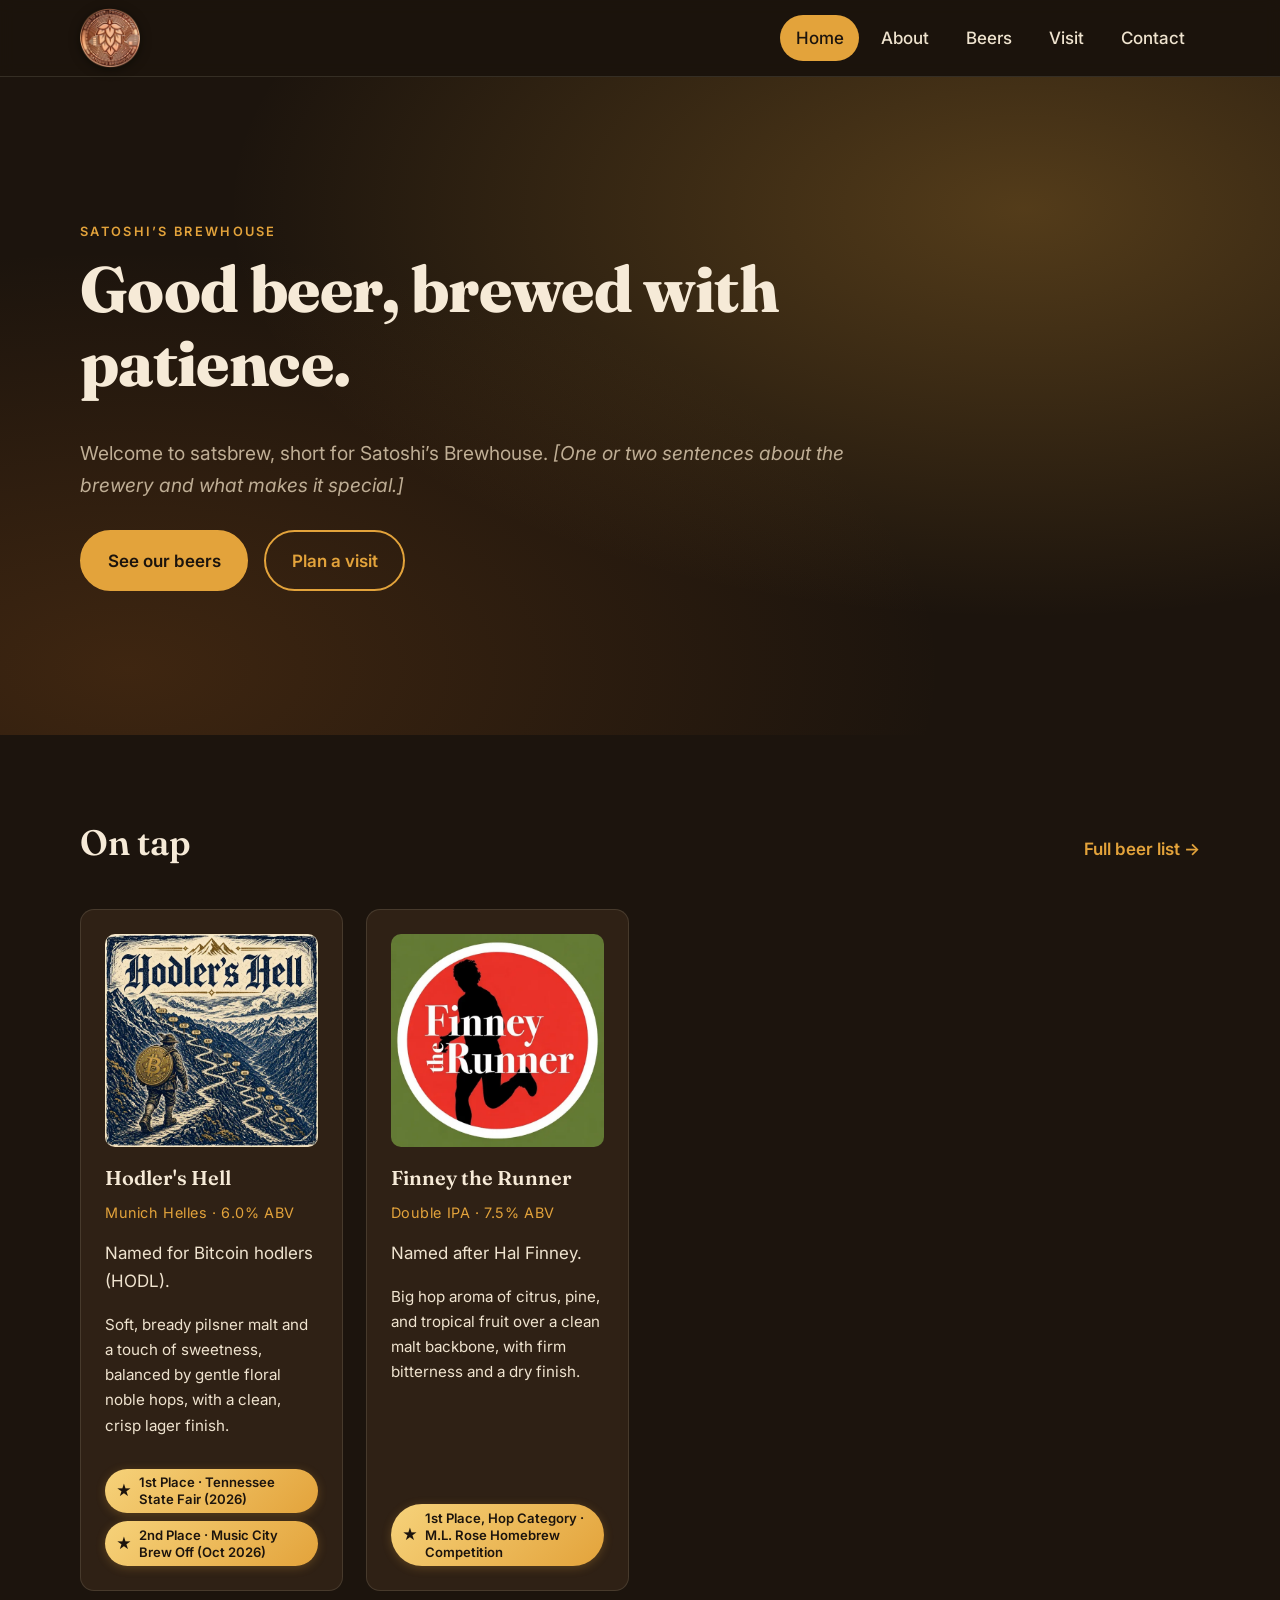
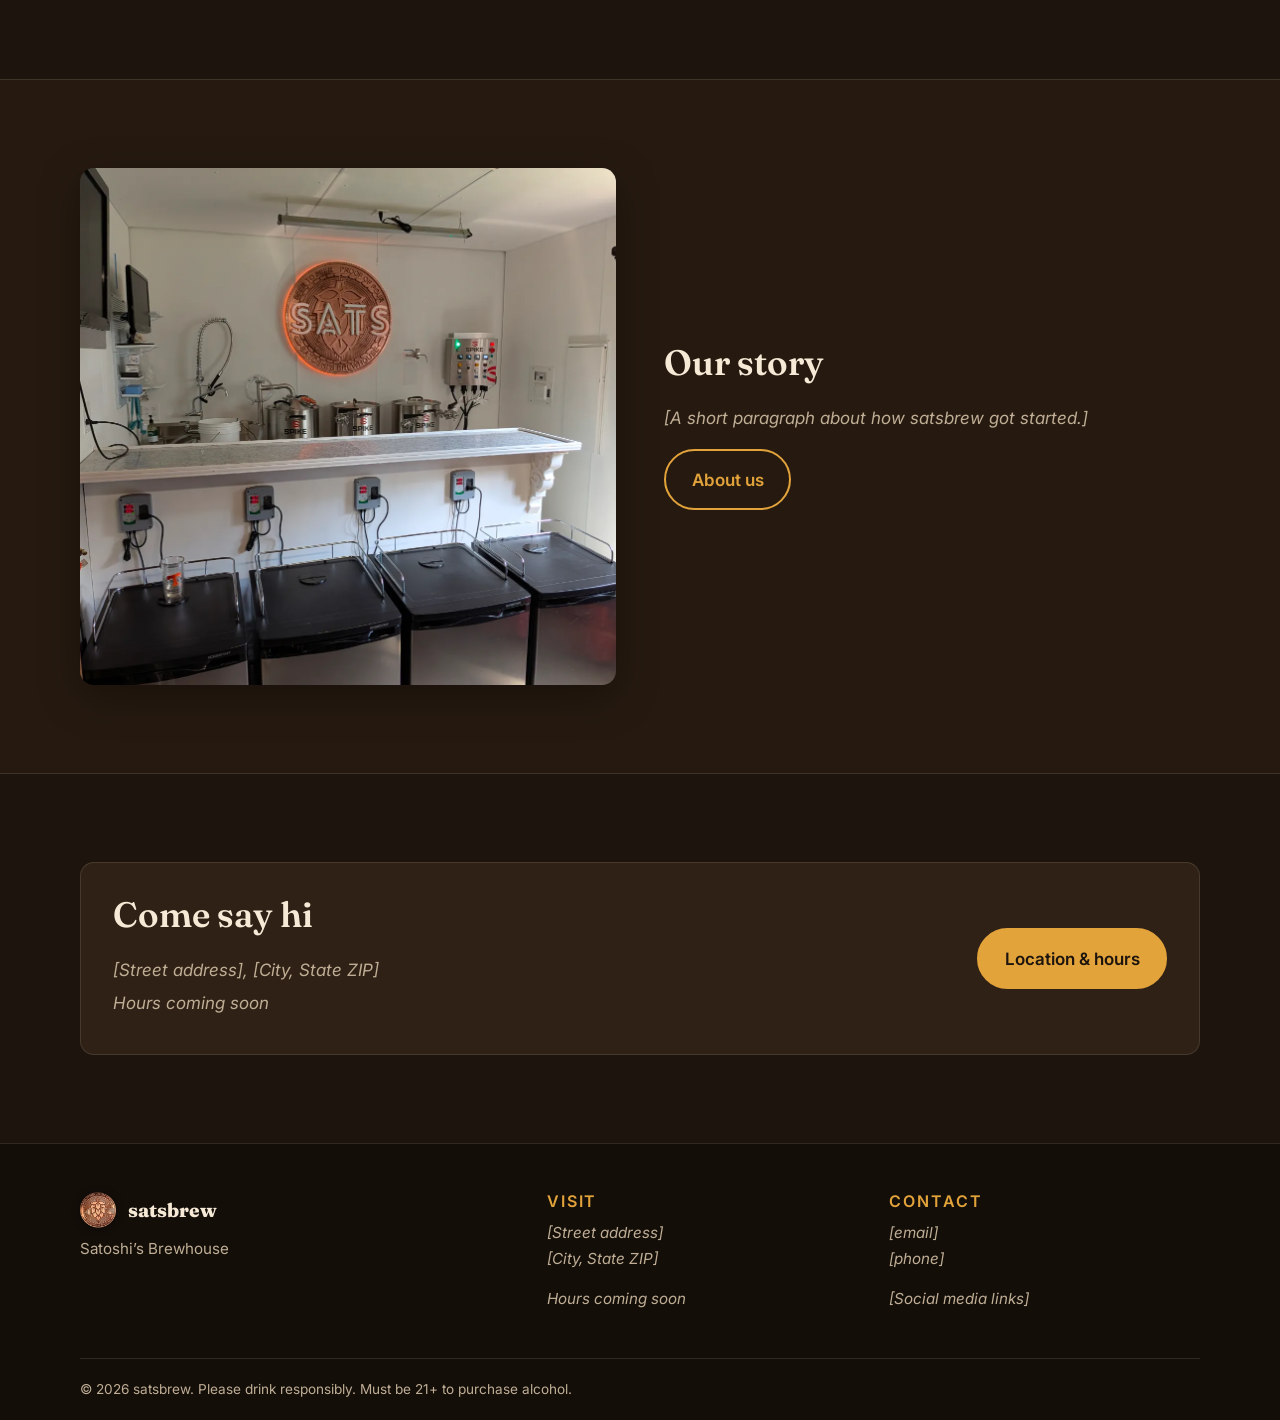
<file: index.html>
<!DOCTYPE html>
<html lang="en">
<head>
  <meta charset="utf-8">
  <meta name="viewport" content="width=device-width, initial-scale=1">
  <title>satsbrew | Satoshi's Brewhouse</title>
  <meta name="description" content="satsbrew (Satoshi's Brewhouse) is home to award-winning Hodler's Hell Munich Helles and Finney the Runner Double IPA.">
  <link rel="canonical" href="https://satsbrew.com/">
  <meta property="og:type" content="website">
  <meta property="og:site_name" content="satsbrew">
  <meta property="og:title" content="satsbrew | Satoshi's Brewhouse">
  <meta property="og:description" content="satsbrew (Satoshi's Brewhouse) is home to award-winning Hodler's Hell Munich Helles and Finney the Runner Double IPA.">
  <meta property="og:url" content="https://satsbrew.com/">
  <meta name="twitter:card" content="summary_large_image">
  <meta name="theme-color" content="#1c140d">
  <meta property="og:image" content="https://satsbrew.com/images/og-image.jpg">
  <meta property="og:image:width" content="1200">
  <meta property="og:image:height" content="630">
  <meta property="og:image:alt" content="The satsbrew coin logo">
  <link rel="icon" href="/favicon-32.png" type="image/png" sizes="32x32">
  <link rel="icon" href="/favicon-192.png" type="image/png" sizes="192x192">
  <link rel="apple-touch-icon" href="/apple-touch-icon.png">
  <link rel="preconnect" href="https://fonts.googleapis.com">
  <link rel="preconnect" href="https://fonts.gstatic.com" crossorigin>
  <link href="https://fonts.googleapis.com/css2?family=Fraunces:opsz,wght@9..144,600;9..144,800&family=Inter:wght@400;500;600&display=swap" rel="stylesheet">
  <link rel="stylesheet" href="/styles.css">
</head>
<body>
  <a class="skip" href="#main">Skip to content</a>
  <header class="site-header">
    <div class="wrap header-inner">
      <a class="brand brand-logo" href="/">
        <picture>
          <source type="image/webp" srcset="/images/sats-brew-logo.webp 1x, /images/sats-brew-logo@2x.webp 2x">
          <img src="/images/sats-brew-logo.png" srcset="/images/sats-brew-logo.png 1x, /images/sats-brew-logo@2x.png 2x" width="60" height="60" alt="satsbrew">
        </picture>
      </a>
      <button class="nav-toggle" aria-expanded="false" aria-controls="site-nav" aria-label="Open menu">
        <span></span><span></span><span></span>
      </button>
      <nav id="site-nav" class="site-nav" aria-label="Main">
        <ul>
        <li><a href="/" aria-current="page">Home</a></li>
        <li><a href="/about.html">About</a></li>
        <li><a href="/beers.html">Beers</a></li>
        <li><a href="/visit.html">Visit</a></li>
        <li><a href="/contact.html">Contact</a></li>
        </ul>
      </nav>
    </div>
  </header>
  <main id="main">
    <section class="hero">
      <div class="wrap hero-inner">
        <p class="eyebrow">Satoshi&rsquo;s Brewhouse</p>
        <h1>Good beer, brewed with patience.</h1>
        <p class="lead">Welcome to satsbrew, short for Satoshi&rsquo;s Brewhouse. <span class="placeholder">[One or two sentences about the brewery and what makes it special.]</span></p>
        <div class="cta-row">
          <a class="btn btn-primary" href="/beers.html">See our beers</a>
          <a class="btn btn-ghost" href="/visit.html">Plan a visit</a>
        </div>
      </div>
    </section>
    <section class="section">
      <div class="wrap">
        <div class="section-head">
          <h2>On tap</h2>
          <a class="text-link" href="/beers.html">Full beer list &rarr;</a>
        </div>
        <div class="beer-grid">
        <article class="beer-card">
          <picture class="beer-art">
            <source srcset="/images/hodlers-hell.webp" type="image/webp">
            <img src="/images/hodlers-hell.jpg" width="600" height="600" loading="lazy" decoding="async" alt="Hodler's Hell label: a Bavarian hiker hauling a giant Bitcoin down a year-long mountain trail">
          </picture>
          <h3>Hodler's Hell</h3>
          <p class="beer-meta">Munich Helles · 6.0% ABV</p>
          <p>Named for Bitcoin hodlers (HODL).</p>
          <p class="beer-notes">Soft, bready pilsner malt and a touch of sweetness, balanced by gentle floral noble hops, with a clean, crisp lager finish.</p>
          <ul class="badges" aria-label="Awards">
            <li class="badge"><span class="badge-icon" aria-hidden="true">&#9733;</span>1st Place · Tennessee State Fair (2026)</li>
            <li class="badge"><span class="badge-icon" aria-hidden="true">&#9733;</span>2nd Place · Music City Brew Off (Oct 2026)</li>
          </ul>
        </article>
        <article class="beer-card">
          <picture class="beer-art">
            <source srcset="/images/finney-the-runner.webp" type="image/webp">
            <img src="/images/finney-the-runner.jpg" width="600" height="600" loading="lazy" decoding="async" alt="Finney the Runner label: silhouette of a runner on a red circle">
          </picture>
          <h3>Finney the Runner</h3>
          <p class="beer-meta">Double IPA · 7.5% ABV</p>
          <p>Named after Hal Finney.</p>
          <p class="beer-notes">Big hop aroma of citrus, pine, and tropical fruit over a clean malt backbone, with firm bitterness and a dry finish.</p>
          <ul class="badges" aria-label="Awards">
            <li class="badge"><span class="badge-icon" aria-hidden="true">&#9733;</span>1st Place, Hop Category · M.L. Rose Homebrew Competition</li>
          </ul>
        </article>
        </div>
      </div>
    </section>
    <section class="section alt">
      <div class="wrap split">
        <picture class="photo square">
          <source type="image/webp" srcset="/images/brewery-wide.webp">
          <img src="/images/brewery-wide.jpg" width="1080" height="1041" loading="lazy" decoding="async" alt="Inside the satsbrew brewery: the lit SATS sign above the brew kettles, with fermentation fridges below">
        </picture>
        <div>
          <h2>Our story</h2>
          <p class="placeholder">[A short paragraph about how satsbrew got started.]</p>
          <a class="btn btn-ghost" href="/about.html">About us</a>
        </div>
      </div>
    </section>
    <section class="section">
      <div class="wrap visit-strip">
        <div>
          <h2>Come say hi</h2>
          <p class="placeholder">[Street address], [City, State ZIP]</p>
          <p class="placeholder">Hours coming soon</p>
        </div>
        <a class="btn btn-primary" href="/visit.html">Location &amp; hours</a>
      </div>
    </section>
  </main>
  <footer class="site-footer">
    <div class="wrap footer-grid">
      <div>
        <a class="brand footer-brand" href="/">
          <picture>
            <source type="image/webp" srcset="/images/sats-brew-logo.webp 1x, /images/sats-brew-logo@2x.webp 2x">
            <img src="/images/sats-brew-logo.png" srcset="/images/sats-brew-logo.png 1x, /images/sats-brew-logo@2x.png 2x" width="36" height="36" loading="lazy" decoding="async" alt="" aria-hidden="true">
          </picture>
          <span>satsbrew</span>
        </a>
        <p class="muted">Satoshi&rsquo;s Brewhouse</p>
      </div>
      <div>
        <h3>Visit</h3>
        <p class="placeholder">[Street address]<br>[City, State ZIP]</p>
        <p class="placeholder">Hours coming soon</p>
      </div>
      <div>
        <h3>Contact</h3>
        <p class="placeholder">[email]<br>[phone]</p>
        <p class="placeholder">[Social media links]</p>
      </div>
    </div>
    <div class="wrap footer-bottom">
      <p class="muted">&copy; <span id="year">2026</span> satsbrew. Please drink responsibly. Must be 21+ to purchase alcohol.</p>
    </div>
  </footer>
  <script>
    (function () {
      var b = document.querySelector('.nav-toggle'), n = document.getElementById('site-nav');
      b.addEventListener('click', function () {
        var open = n.classList.toggle('open');
        b.setAttribute('aria-expanded', open);
        b.setAttribute('aria-label', open ? 'Close menu' : 'Open menu');
      });
      document.getElementById('year').textContent = new Date().getFullYear();
    })();
  </script>
</body>
</html>
</file>
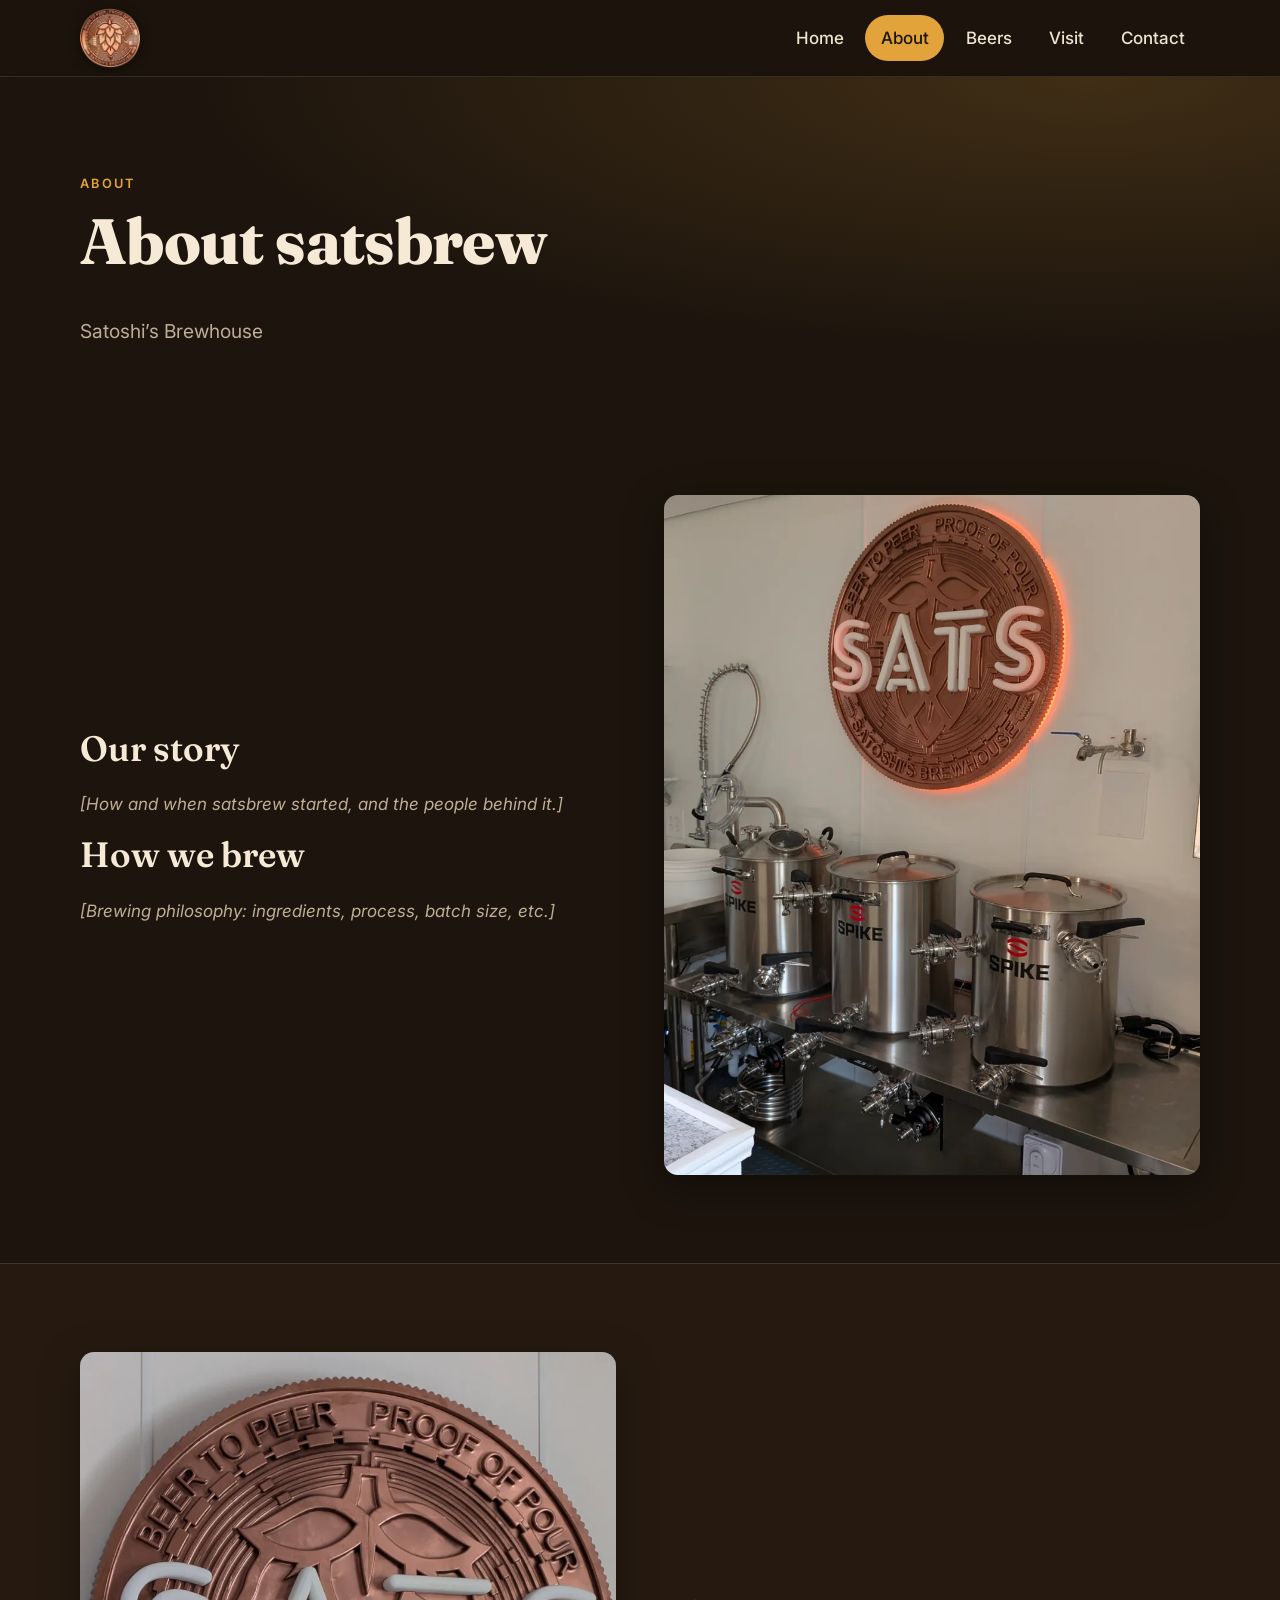
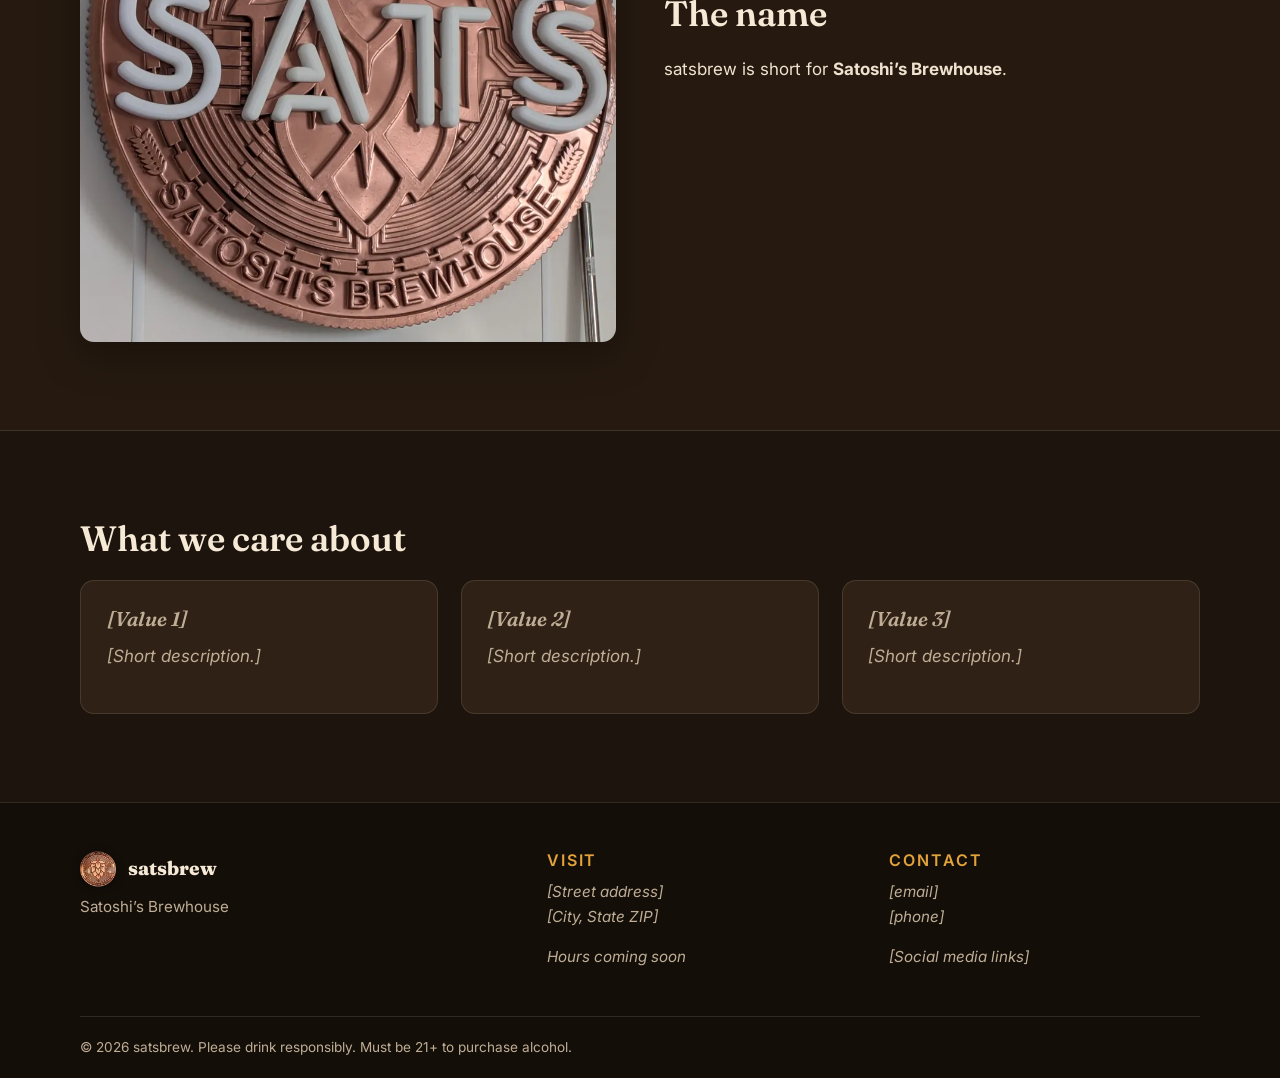
<file: about.html>
<!DOCTYPE html>
<html lang="en">
<head>
  <meta charset="utf-8">
  <meta name="viewport" content="width=device-width, initial-scale=1">
  <title>About | satsbrew</title>
  <meta name="description" content="satsbrew is short for Satoshi's Brewhouse. Learn about who we are, how we brew, and what we care about.">
  <link rel="canonical" href="https://satsbrew.com/about.html">
  <meta property="og:type" content="website">
  <meta property="og:site_name" content="satsbrew">
  <meta property="og:title" content="About | satsbrew">
  <meta property="og:description" content="satsbrew is short for Satoshi's Brewhouse. Learn about who we are, how we brew, and what we care about.">
  <meta property="og:url" content="https://satsbrew.com/about.html">
  <meta name="twitter:card" content="summary_large_image">
  <meta name="theme-color" content="#1c140d">
  <meta property="og:image" content="https://satsbrew.com/images/og-image.jpg">
  <meta property="og:image:width" content="1200">
  <meta property="og:image:height" content="630">
  <meta property="og:image:alt" content="The satsbrew coin logo">
  <link rel="icon" href="/favicon-32.png" type="image/png" sizes="32x32">
  <link rel="icon" href="/favicon-192.png" type="image/png" sizes="192x192">
  <link rel="apple-touch-icon" href="/apple-touch-icon.png">
  <link rel="preconnect" href="https://fonts.googleapis.com">
  <link rel="preconnect" href="https://fonts.gstatic.com" crossorigin>
  <link href="https://fonts.googleapis.com/css2?family=Fraunces:opsz,wght@9..144,600;9..144,800&family=Inter:wght@400;500;600&display=swap" rel="stylesheet">
  <link rel="stylesheet" href="/styles.css">
</head>
<body>
  <a class="skip" href="#main">Skip to content</a>
  <header class="site-header">
    <div class="wrap header-inner">
      <a class="brand brand-logo" href="/">
        <picture>
          <source type="image/webp" srcset="/images/sats-brew-logo.webp 1x, /images/sats-brew-logo@2x.webp 2x">
          <img src="/images/sats-brew-logo.png" srcset="/images/sats-brew-logo.png 1x, /images/sats-brew-logo@2x.png 2x" width="60" height="60" alt="satsbrew">
        </picture>
      </a>
      <button class="nav-toggle" aria-expanded="false" aria-controls="site-nav" aria-label="Open menu">
        <span></span><span></span><span></span>
      </button>
      <nav id="site-nav" class="site-nav" aria-label="Main">
        <ul>
        <li><a href="/">Home</a></li>
        <li><a href="/about.html" aria-current="page">About</a></li>
        <li><a href="/beers.html">Beers</a></li>
        <li><a href="/visit.html">Visit</a></li>
        <li><a href="/contact.html">Contact</a></li>
        </ul>
      </nav>
    </div>
  </header>
  <main id="main">
    <section class="page-hero">
      <div class="wrap">
        <p class="eyebrow">About</p>
        <h1>About satsbrew</h1>
        <p class="lead">Satoshi&rsquo;s Brewhouse</p>
      </div>
    </section>
    <section class="section">
      <div class="wrap split">
        <div class="prose">
          <h2>Our story</h2>
          <p class="placeholder">[How and when satsbrew started, and the people behind it.]</p>
          <h2>How we brew</h2>
          <p class="placeholder">[Brewing philosophy: ingredients, process, batch size, etc.]</p>
        </div>
        <picture class="photo tall">
          <source type="image/webp" srcset="/images/brewhouse.webp">
          <img src="/images/brewhouse.jpg" width="897" height="1200" loading="lazy" decoding="async" alt="The satsbrew brewhouse: a lit copper SATS sign above three stainless steel Spike brew kettles">
        </picture>
      </div>
    </section>
    <section class="section alt" id="the-name">
      <div class="wrap split">
        <picture class="photo sign">
          <source type="image/webp" srcset="/images/sats-sign.webp">
          <img src="/images/sats-sign.jpg" width="900" height="990" loading="lazy" decoding="async" alt="The satsbrew wall sign: a copper coin reading SATS, Beer to Peer, Proof of Pour, Satoshi's Brewhouse">
        </picture>
        <div class="prose">
          <h2>The name</h2>
          <p>satsbrew is short for <strong>Satoshi&rsquo;s Brewhouse</strong>.</p>
        </div>
      </div>
    </section>
    <section class="section">
      <div class="wrap">
        <h2>What we care about</h2>
        <div class="value-grid">
          <div class="value"><h3 class="placeholder">[Value 1]</h3><p class="placeholder">[Short description.]</p></div>
          <div class="value"><h3 class="placeholder">[Value 2]</h3><p class="placeholder">[Short description.]</p></div>
          <div class="value"><h3 class="placeholder">[Value 3]</h3><p class="placeholder">[Short description.]</p></div>
        </div>
      </div>
    </section>
  </main>
  <footer class="site-footer">
    <div class="wrap footer-grid">
      <div>
        <a class="brand footer-brand" href="/">
          <picture>
            <source type="image/webp" srcset="/images/sats-brew-logo.webp 1x, /images/sats-brew-logo@2x.webp 2x">
            <img src="/images/sats-brew-logo.png" srcset="/images/sats-brew-logo.png 1x, /images/sats-brew-logo@2x.png 2x" width="36" height="36" loading="lazy" decoding="async" alt="" aria-hidden="true">
          </picture>
          <span>satsbrew</span>
        </a>
        <p class="muted">Satoshi&rsquo;s Brewhouse</p>
      </div>
      <div>
        <h3>Visit</h3>
        <p class="placeholder">[Street address]<br>[City, State ZIP]</p>
        <p class="placeholder">Hours coming soon</p>
      </div>
      <div>
        <h3>Contact</h3>
        <p class="placeholder">[email]<br>[phone]</p>
        <p class="placeholder">[Social media links]</p>
      </div>
    </div>
    <div class="wrap footer-bottom">
      <p class="muted">&copy; <span id="year">2026</span> satsbrew. Please drink responsibly. Must be 21+ to purchase alcohol.</p>
    </div>
  </footer>
  <script>
    (function () {
      var b = document.querySelector('.nav-toggle'), n = document.getElementById('site-nav');
      b.addEventListener('click', function () {
        var open = n.classList.toggle('open');
        b.setAttribute('aria-expanded', open);
        b.setAttribute('aria-label', open ? 'Close menu' : 'Open menu');
      });
      document.getElementById('year').textContent = new Date().getFullYear();
    })();
  </script>
</body>
</html>
</file>
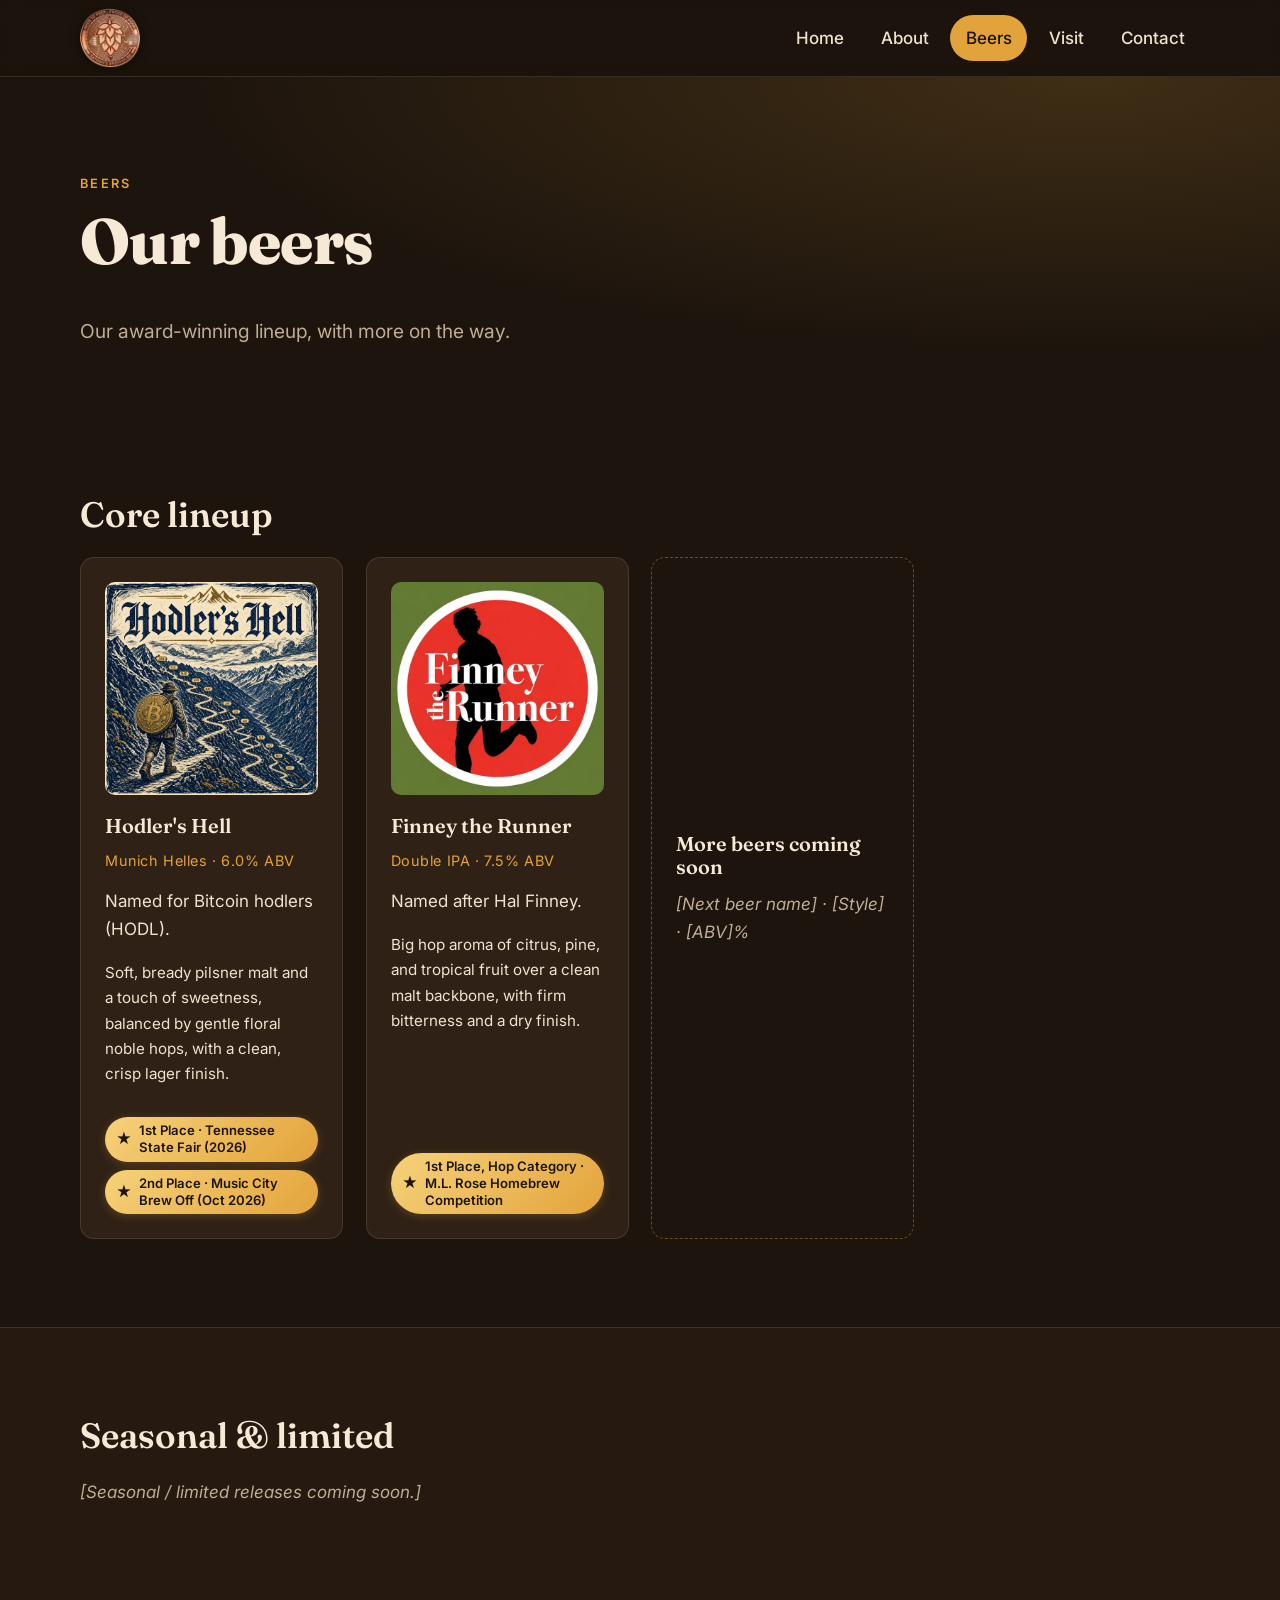
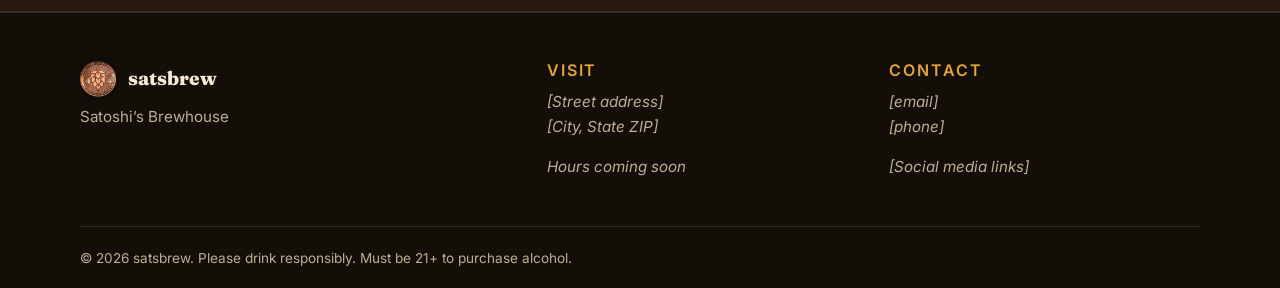
<file: beers.html>
<!DOCTYPE html>
<html lang="en">
<head>
  <meta charset="utf-8">
  <meta name="viewport" content="width=device-width, initial-scale=1">
  <title>Beers | satsbrew</title>
  <meta name="description" content="Award-winning beers from satsbrew: Hodler's Hell Munich Helles and Finney the Runner Double IPA.">
  <link rel="canonical" href="https://satsbrew.com/beers.html">
  <meta property="og:type" content="website">
  <meta property="og:site_name" content="satsbrew">
  <meta property="og:title" content="Beers | satsbrew">
  <meta property="og:description" content="Award-winning beers from satsbrew: Hodler's Hell Munich Helles and Finney the Runner Double IPA.">
  <meta property="og:url" content="https://satsbrew.com/beers.html">
  <meta name="twitter:card" content="summary_large_image">
  <meta name="theme-color" content="#1c140d">
  <meta property="og:image" content="https://satsbrew.com/images/og-image.jpg">
  <meta property="og:image:width" content="1200">
  <meta property="og:image:height" content="630">
  <meta property="og:image:alt" content="The satsbrew coin logo">
  <link rel="icon" href="/favicon-32.png" type="image/png" sizes="32x32">
  <link rel="icon" href="/favicon-192.png" type="image/png" sizes="192x192">
  <link rel="apple-touch-icon" href="/apple-touch-icon.png">
  <link rel="preconnect" href="https://fonts.googleapis.com">
  <link rel="preconnect" href="https://fonts.gstatic.com" crossorigin>
  <link href="https://fonts.googleapis.com/css2?family=Fraunces:opsz,wght@9..144,600;9..144,800&family=Inter:wght@400;500;600&display=swap" rel="stylesheet">
  <link rel="stylesheet" href="/styles.css">
</head>
<body>
  <a class="skip" href="#main">Skip to content</a>
  <header class="site-header">
    <div class="wrap header-inner">
      <a class="brand brand-logo" href="/">
        <picture>
          <source type="image/webp" srcset="/images/sats-brew-logo.webp 1x, /images/sats-brew-logo@2x.webp 2x">
          <img src="/images/sats-brew-logo.png" srcset="/images/sats-brew-logo.png 1x, /images/sats-brew-logo@2x.png 2x" width="60" height="60" alt="satsbrew">
        </picture>
      </a>
      <button class="nav-toggle" aria-expanded="false" aria-controls="site-nav" aria-label="Open menu">
        <span></span><span></span><span></span>
      </button>
      <nav id="site-nav" class="site-nav" aria-label="Main">
        <ul>
        <li><a href="/">Home</a></li>
        <li><a href="/about.html">About</a></li>
        <li><a href="/beers.html" aria-current="page">Beers</a></li>
        <li><a href="/visit.html">Visit</a></li>
        <li><a href="/contact.html">Contact</a></li>
        </ul>
      </nav>
    </div>
  </header>
  <main id="main">
    <section class="page-hero">
      <div class="wrap">
        <p class="eyebrow">Beers</p>
        <h1>Our beers</h1>
        <p class="lead">Our award-winning lineup, with more on the way.</p>
      </div>
    </section>
    <section class="section">
      <div class="wrap">
        <h2>Core lineup</h2>
        <div class="beer-grid">
        <article class="beer-card">
          <picture class="beer-art">
            <source srcset="/images/hodlers-hell.webp" type="image/webp">
            <img src="/images/hodlers-hell.jpg" width="600" height="600" loading="lazy" decoding="async" alt="Hodler's Hell label: a Bavarian hiker hauling a giant Bitcoin down a year-long mountain trail">
          </picture>
          <h3>Hodler's Hell</h3>
          <p class="beer-meta">Munich Helles · 6.0% ABV</p>
          <p>Named for Bitcoin hodlers (HODL).</p>
          <p class="beer-notes">Soft, bready pilsner malt and a touch of sweetness, balanced by gentle floral noble hops, with a clean, crisp lager finish.</p>
          <ul class="badges" aria-label="Awards">
            <li class="badge"><span class="badge-icon" aria-hidden="true">&#9733;</span>1st Place · Tennessee State Fair (2026)</li>
            <li class="badge"><span class="badge-icon" aria-hidden="true">&#9733;</span>2nd Place · Music City Brew Off (Oct 2026)</li>
          </ul>
        </article>
        <article class="beer-card">
          <picture class="beer-art">
            <source srcset="/images/finney-the-runner.webp" type="image/webp">
            <img src="/images/finney-the-runner.jpg" width="600" height="600" loading="lazy" decoding="async" alt="Finney the Runner label: silhouette of a runner on a red circle">
          </picture>
          <h3>Finney the Runner</h3>
          <p class="beer-meta">Double IPA · 7.5% ABV</p>
          <p>Named after Hal Finney.</p>
          <p class="beer-notes">Big hop aroma of citrus, pine, and tropical fruit over a clean malt backbone, with firm bitterness and a dry finish.</p>
          <ul class="badges" aria-label="Awards">
            <li class="badge"><span class="badge-icon" aria-hidden="true">&#9733;</span>1st Place, Hop Category · M.L. Rose Homebrew Competition</li>
          </ul>
        </article>
        <article class="beer-card more">
          <h3>More beers coming soon</h3>
          <p class="placeholder">[Next beer name] · [Style] · [ABV]%</p>
        </article>
        </div>
      </div>
    </section>
    <section class="section alt">
      <div class="wrap">
        <h2>Seasonal &amp; limited</h2>
        <p class="placeholder">[Seasonal / limited releases coming soon.]</p>
      </div>
    </section>
  </main>
  <footer class="site-footer">
    <div class="wrap footer-grid">
      <div>
        <a class="brand footer-brand" href="/">
          <picture>
            <source type="image/webp" srcset="/images/sats-brew-logo.webp 1x, /images/sats-brew-logo@2x.webp 2x">
            <img src="/images/sats-brew-logo.png" srcset="/images/sats-brew-logo.png 1x, /images/sats-brew-logo@2x.png 2x" width="36" height="36" loading="lazy" decoding="async" alt="" aria-hidden="true">
          </picture>
          <span>satsbrew</span>
        </a>
        <p class="muted">Satoshi&rsquo;s Brewhouse</p>
      </div>
      <div>
        <h3>Visit</h3>
        <p class="placeholder">[Street address]<br>[City, State ZIP]</p>
        <p class="placeholder">Hours coming soon</p>
      </div>
      <div>
        <h3>Contact</h3>
        <p class="placeholder">[email]<br>[phone]</p>
        <p class="placeholder">[Social media links]</p>
      </div>
    </div>
    <div class="wrap footer-bottom">
      <p class="muted">&copy; <span id="year">2026</span> satsbrew. Please drink responsibly. Must be 21+ to purchase alcohol.</p>
    </div>
  </footer>
  <script>
    (function () {
      var b = document.querySelector('.nav-toggle'), n = document.getElementById('site-nav');
      b.addEventListener('click', function () {
        var open = n.classList.toggle('open');
        b.setAttribute('aria-expanded', open);
        b.setAttribute('aria-label', open ? 'Close menu' : 'Open menu');
      });
      document.getElementById('year').textContent = new Date().getFullYear();
    })();
  </script>
</body>
</html>
</file>
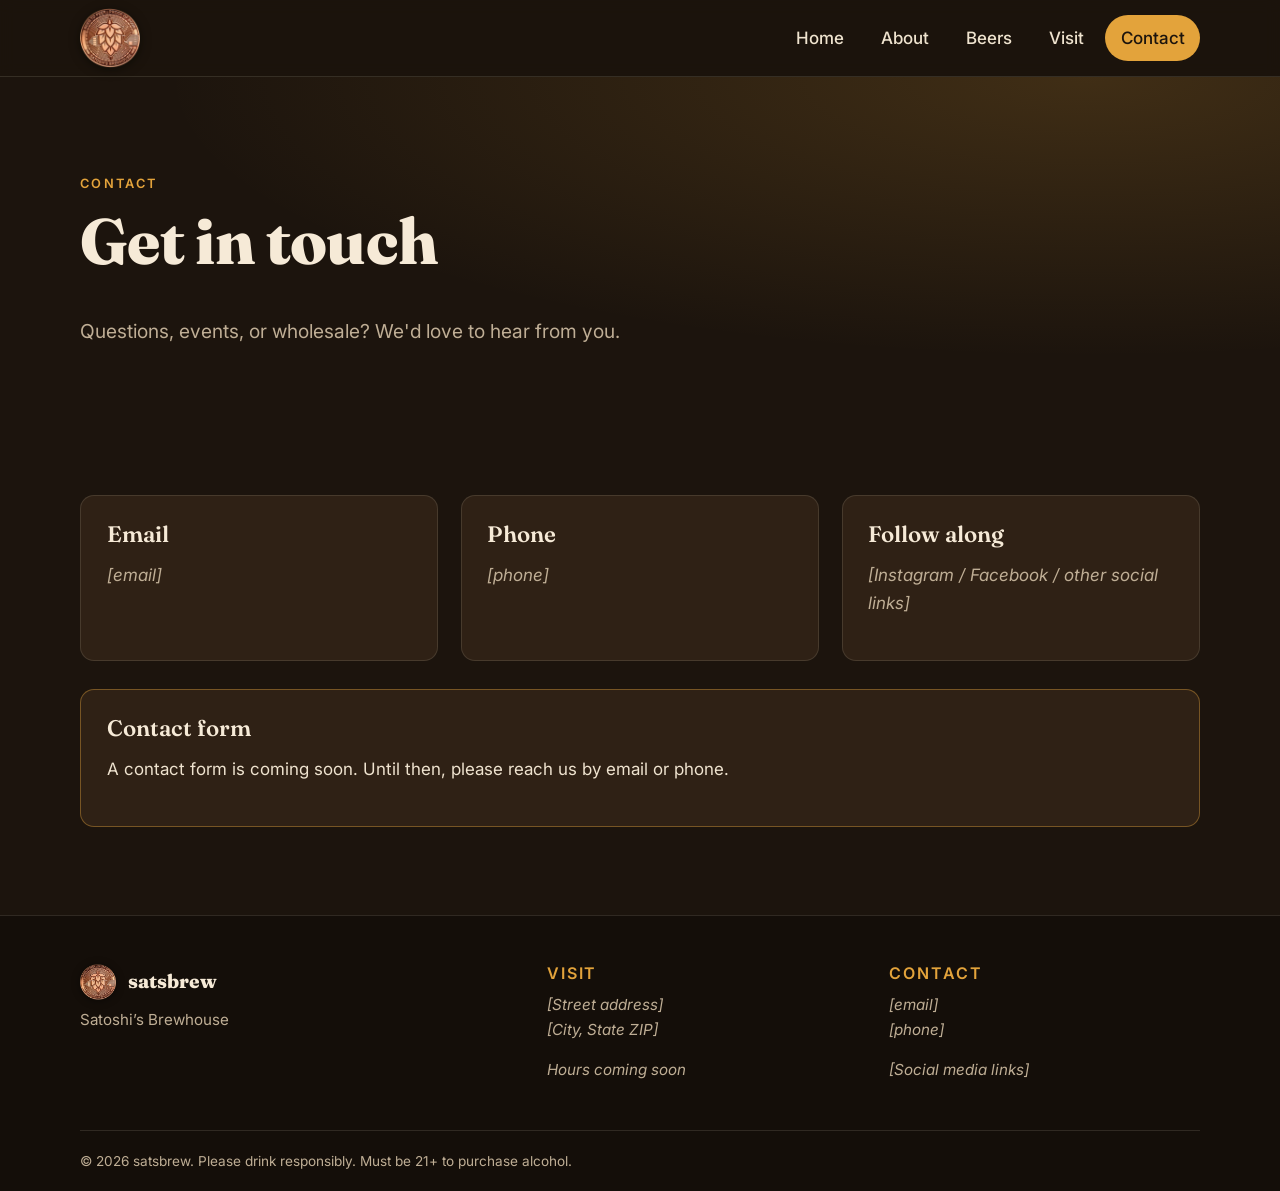
<file: contact.html>
<!DOCTYPE html>
<html lang="en">
<head>
  <meta charset="utf-8">
  <meta name="viewport" content="width=device-width, initial-scale=1">
  <title>Contact | satsbrew</title>
  <meta name="description" content="Get in touch with satsbrew for questions, events, and wholesale inquiries.">
  <link rel="canonical" href="https://satsbrew.com/contact.html">
  <meta property="og:type" content="website">
  <meta property="og:site_name" content="satsbrew">
  <meta property="og:title" content="Contact | satsbrew">
  <meta property="og:description" content="Get in touch with satsbrew for questions, events, and wholesale inquiries.">
  <meta property="og:url" content="https://satsbrew.com/contact.html">
  <meta name="twitter:card" content="summary_large_image">
  <meta name="theme-color" content="#1c140d">
  <meta property="og:image" content="https://satsbrew.com/images/og-image.jpg">
  <meta property="og:image:width" content="1200">
  <meta property="og:image:height" content="630">
  <meta property="og:image:alt" content="The satsbrew coin logo">
  <link rel="icon" href="/favicon-32.png" type="image/png" sizes="32x32">
  <link rel="icon" href="/favicon-192.png" type="image/png" sizes="192x192">
  <link rel="apple-touch-icon" href="/apple-touch-icon.png">
  <link rel="preconnect" href="https://fonts.googleapis.com">
  <link rel="preconnect" href="https://fonts.gstatic.com" crossorigin>
  <link href="https://fonts.googleapis.com/css2?family=Fraunces:opsz,wght@9..144,600;9..144,800&family=Inter:wght@400;500;600&display=swap" rel="stylesheet">
  <link rel="stylesheet" href="/styles.css">
</head>
<body>
  <a class="skip" href="#main">Skip to content</a>
  <header class="site-header">
    <div class="wrap header-inner">
      <a class="brand brand-logo" href="/">
        <picture>
          <source type="image/webp" srcset="/images/sats-brew-logo.webp 1x, /images/sats-brew-logo@2x.webp 2x">
          <img src="/images/sats-brew-logo.png" srcset="/images/sats-brew-logo.png 1x, /images/sats-brew-logo@2x.png 2x" width="60" height="60" alt="satsbrew">
        </picture>
      </a>
      <button class="nav-toggle" aria-expanded="false" aria-controls="site-nav" aria-label="Open menu">
        <span></span><span></span><span></span>
      </button>
      <nav id="site-nav" class="site-nav" aria-label="Main">
        <ul>
        <li><a href="/">Home</a></li>
        <li><a href="/about.html">About</a></li>
        <li><a href="/beers.html">Beers</a></li>
        <li><a href="/visit.html">Visit</a></li>
        <li><a href="/contact.html" aria-current="page">Contact</a></li>
        </ul>
      </nav>
    </div>
  </header>
  <main id="main">
    <section class="page-hero">
      <div class="wrap">
        <p class="eyebrow">Contact</p>
        <h1>Get in touch</h1>
        <p class="lead">Questions, events, or wholesale? We'd love to hear from you.</p>
      </div>
    </section>
    <section class="section">
      <div class="wrap visit-grid">
        <div class="card">
          <h2>Email</h2>
          <p class="placeholder">[email]</p>
        </div>
        <div class="card">
          <h2>Phone</h2>
          <p class="placeholder">[phone]</p>
        </div>
        <div class="card">
          <h2>Follow along</h2>
          <p class="placeholder">[Instagram / Facebook / other social links]</p>
        </div>
      </div>
      <div class="wrap">
        <div class="card notice">
          <h2>Contact form</h2>
          <p>A contact form is coming soon. Until then, please reach us by email or phone.</p>
        </div>
      </div>
    </section>
  </main>
  <footer class="site-footer">
    <div class="wrap footer-grid">
      <div>
        <a class="brand footer-brand" href="/">
          <picture>
            <source type="image/webp" srcset="/images/sats-brew-logo.webp 1x, /images/sats-brew-logo@2x.webp 2x">
            <img src="/images/sats-brew-logo.png" srcset="/images/sats-brew-logo.png 1x, /images/sats-brew-logo@2x.png 2x" width="36" height="36" loading="lazy" decoding="async" alt="" aria-hidden="true">
          </picture>
          <span>satsbrew</span>
        </a>
        <p class="muted">Satoshi&rsquo;s Brewhouse</p>
      </div>
      <div>
        <h3>Visit</h3>
        <p class="placeholder">[Street address]<br>[City, State ZIP]</p>
        <p class="placeholder">Hours coming soon</p>
      </div>
      <div>
        <h3>Contact</h3>
        <p class="placeholder">[email]<br>[phone]</p>
        <p class="placeholder">[Social media links]</p>
      </div>
    </div>
    <div class="wrap footer-bottom">
      <p class="muted">&copy; <span id="year">2026</span> satsbrew. Please drink responsibly. Must be 21+ to purchase alcohol.</p>
    </div>
  </footer>
  <script>
    (function () {
      var b = document.querySelector('.nav-toggle'), n = document.getElementById('site-nav');
      b.addEventListener('click', function () {
        var open = n.classList.toggle('open');
        b.setAttribute('aria-expanded', open);
        b.setAttribute('aria-label', open ? 'Close menu' : 'Open menu');
      });
      document.getElementById('year').textContent = new Date().getFullYear();
    })();
  </script>
</body>
</html>
</file>
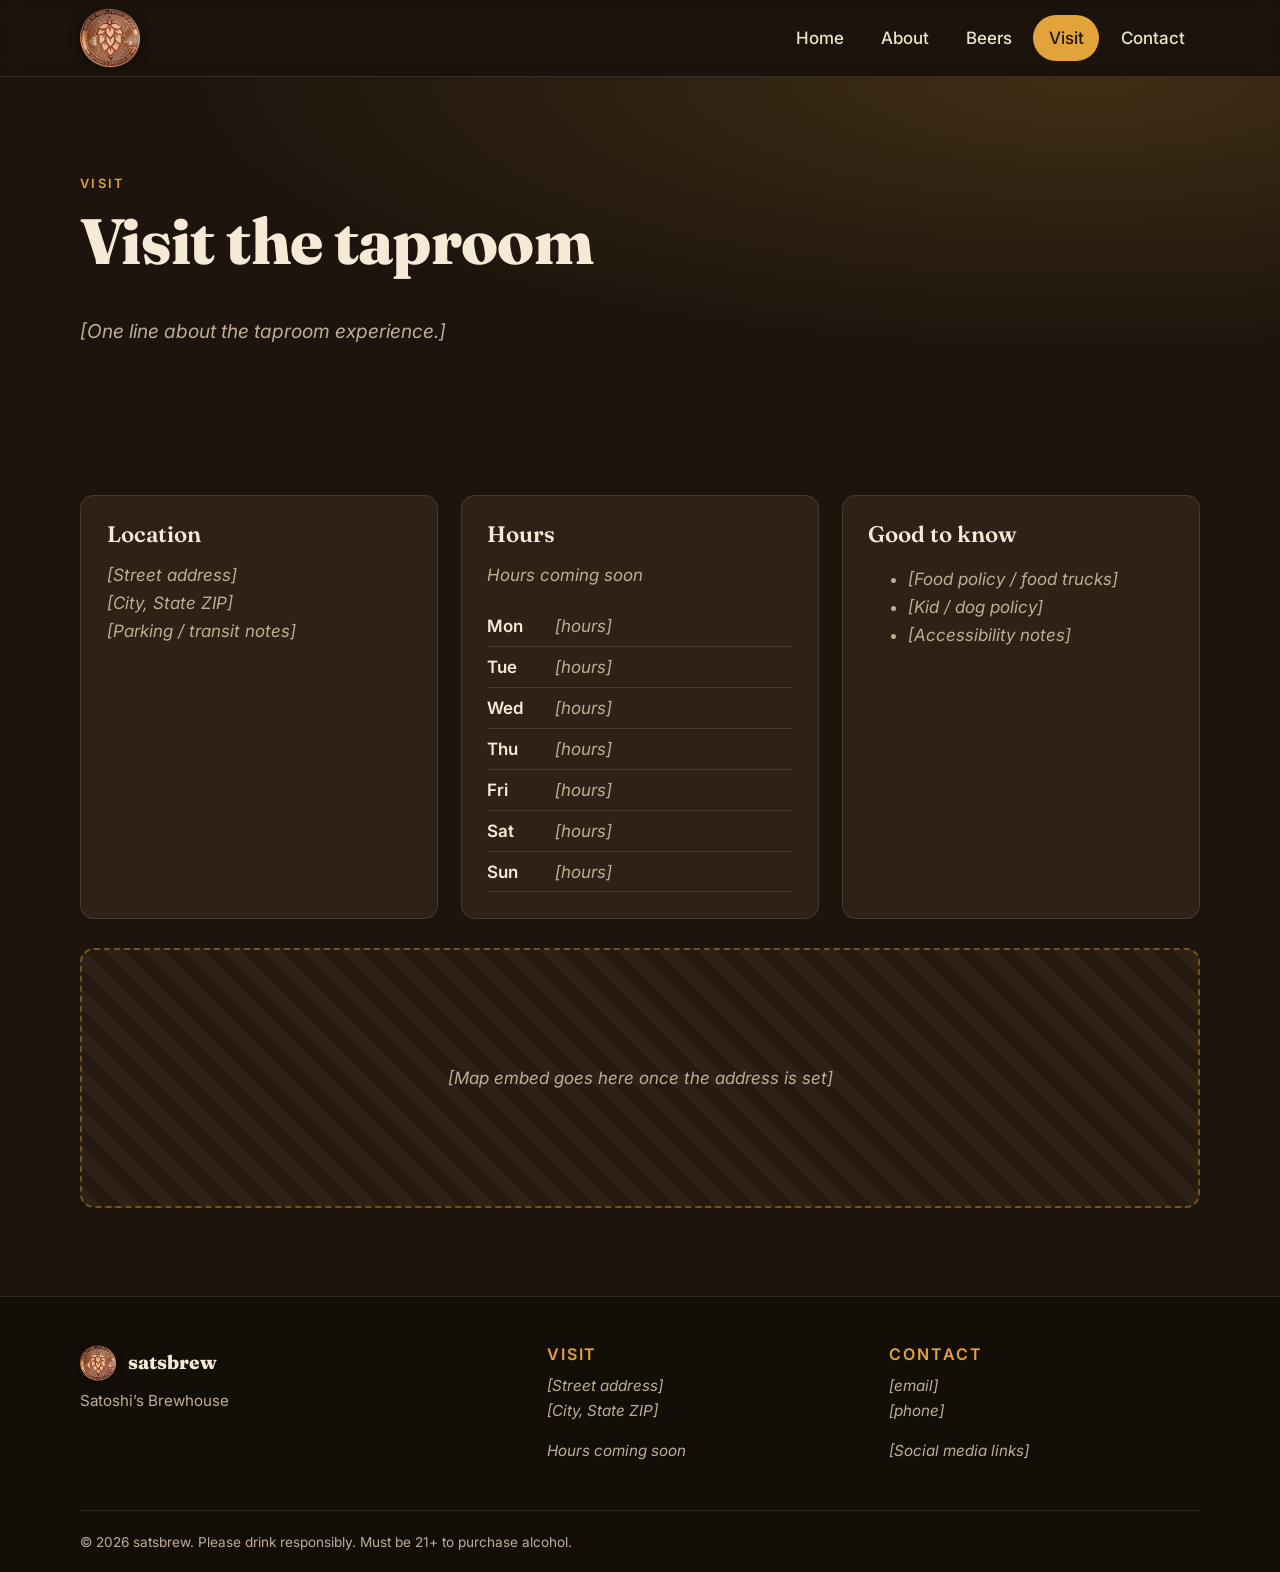
<file: visit.html>
<!DOCTYPE html>
<html lang="en">
<head>
  <meta charset="utf-8">
  <meta name="viewport" content="width=device-width, initial-scale=1">
  <title>Visit | satsbrew</title>
  <meta name="description" content="Plan your visit to the satsbrew taproom: location, hours, and parking.">
  <link rel="canonical" href="https://satsbrew.com/visit.html">
  <meta property="og:type" content="website">
  <meta property="og:site_name" content="satsbrew">
  <meta property="og:title" content="Visit | satsbrew">
  <meta property="og:description" content="Plan your visit to the satsbrew taproom: location, hours, and parking.">
  <meta property="og:url" content="https://satsbrew.com/visit.html">
  <meta name="twitter:card" content="summary_large_image">
  <meta name="theme-color" content="#1c140d">
  <meta property="og:image" content="https://satsbrew.com/images/og-image.jpg">
  <meta property="og:image:width" content="1200">
  <meta property="og:image:height" content="630">
  <meta property="og:image:alt" content="The satsbrew coin logo">
  <link rel="icon" href="/favicon-32.png" type="image/png" sizes="32x32">
  <link rel="icon" href="/favicon-192.png" type="image/png" sizes="192x192">
  <link rel="apple-touch-icon" href="/apple-touch-icon.png">
  <link rel="preconnect" href="https://fonts.googleapis.com">
  <link rel="preconnect" href="https://fonts.gstatic.com" crossorigin>
  <link href="https://fonts.googleapis.com/css2?family=Fraunces:opsz,wght@9..144,600;9..144,800&family=Inter:wght@400;500;600&display=swap" rel="stylesheet">
  <link rel="stylesheet" href="/styles.css">
</head>
<body>
  <a class="skip" href="#main">Skip to content</a>
  <header class="site-header">
    <div class="wrap header-inner">
      <a class="brand brand-logo" href="/">
        <picture>
          <source type="image/webp" srcset="/images/sats-brew-logo.webp 1x, /images/sats-brew-logo@2x.webp 2x">
          <img src="/images/sats-brew-logo.png" srcset="/images/sats-brew-logo.png 1x, /images/sats-brew-logo@2x.png 2x" width="60" height="60" alt="satsbrew">
        </picture>
      </a>
      <button class="nav-toggle" aria-expanded="false" aria-controls="site-nav" aria-label="Open menu">
        <span></span><span></span><span></span>
      </button>
      <nav id="site-nav" class="site-nav" aria-label="Main">
        <ul>
        <li><a href="/">Home</a></li>
        <li><a href="/about.html">About</a></li>
        <li><a href="/beers.html">Beers</a></li>
        <li><a href="/visit.html" aria-current="page">Visit</a></li>
        <li><a href="/contact.html">Contact</a></li>
        </ul>
      </nav>
    </div>
  </header>
  <main id="main">
    <section class="page-hero">
      <div class="wrap">
        <p class="eyebrow">Visit</p>
        <h1>Visit the taproom</h1>
        <p class="lead placeholder">[One line about the taproom experience.]</p>
      </div>
    </section>
    <section class="section">
      <div class="wrap visit-grid">
        <div class="card">
          <h2>Location</h2>
          <address class="placeholder">[Street address]<br>[City, State ZIP]</address>
          <p class="placeholder">[Parking / transit notes]</p>
        </div>
        <div class="card">
          <h2>Hours</h2>
          <p class="placeholder">Hours coming soon</p>
          <table class="hours">
            <tr><th>Mon</th><td class="placeholder">[hours]</td></tr>
            <tr><th>Tue</th><td class="placeholder">[hours]</td></tr>
            <tr><th>Wed</th><td class="placeholder">[hours]</td></tr>
            <tr><th>Thu</th><td class="placeholder">[hours]</td></tr>
            <tr><th>Fri</th><td class="placeholder">[hours]</td></tr>
            <tr><th>Sat</th><td class="placeholder">[hours]</td></tr>
            <tr><th>Sun</th><td class="placeholder">[hours]</td></tr>
          </table>
        </div>
        <div class="card">
          <h2>Good to know</h2>
          <ul class="placeholder">
            <li>[Food policy / food trucks]</li>
            <li>[Kid / dog policy]</li>
            <li>[Accessibility notes]</li>
          </ul>
        </div>
      </div>
      <div class="wrap">
        <div class="map-placeholder" role="img" aria-label="Map placeholder">[Map embed goes here once the address is set]</div>
      </div>
    </section>
  </main>
  <footer class="site-footer">
    <div class="wrap footer-grid">
      <div>
        <a class="brand footer-brand" href="/">
          <picture>
            <source type="image/webp" srcset="/images/sats-brew-logo.webp 1x, /images/sats-brew-logo@2x.webp 2x">
            <img src="/images/sats-brew-logo.png" srcset="/images/sats-brew-logo.png 1x, /images/sats-brew-logo@2x.png 2x" width="36" height="36" loading="lazy" decoding="async" alt="" aria-hidden="true">
          </picture>
          <span>satsbrew</span>
        </a>
        <p class="muted">Satoshi&rsquo;s Brewhouse</p>
      </div>
      <div>
        <h3>Visit</h3>
        <p class="placeholder">[Street address]<br>[City, State ZIP]</p>
        <p class="placeholder">Hours coming soon</p>
      </div>
      <div>
        <h3>Contact</h3>
        <p class="placeholder">[email]<br>[phone]</p>
        <p class="placeholder">[Social media links]</p>
      </div>
    </div>
    <div class="wrap footer-bottom">
      <p class="muted">&copy; <span id="year">2026</span> satsbrew. Please drink responsibly. Must be 21+ to purchase alcohol.</p>
    </div>
  </footer>
  <script>
    (function () {
      var b = document.querySelector('.nav-toggle'), n = document.getElementById('site-nav');
      b.addEventListener('click', function () {
        var open = n.classList.toggle('open');
        b.setAttribute('aria-expanded', open);
        b.setAttribute('aria-label', open ? 'Close menu' : 'Open menu');
      });
      document.getElementById('year').textContent = new Date().getFullYear();
    })();
  </script>
</body>
</html>
</file>
<file: styles.css>
:root{
  --bg:#1c140d; --bg2:#261a10; --surface:#2f2115; --cream:#f6ead7; --text:#efe3cf;
  --muted:#bfae95; --amber:#e3a33b; --amber-d:#c9822a; --line:rgba(246,234,215,.12);
  --radius:14px; --serif:"Fraunces",Georgia,"Times New Roman",serif;
  --sans:"Inter",system-ui,-apple-system,"Segoe UI",Roboto,Helvetica,Arial,sans-serif;
}
*{box-sizing:border-box}
html{scroll-behavior:smooth}
body{margin:0;background:var(--bg);color:var(--text);font:400 17px/1.65 var(--sans);-webkit-font-smoothing:antialiased}
img{max-width:100%;display:block}
a{color:var(--amber)}
h1,h2,h3{font-family:var(--serif);color:var(--cream);line-height:1.15;margin:0 0 .6em}
h1{font-size:clamp(2.3rem,5.5vw,4rem);font-weight:800;letter-spacing:-.01em}
h2{font-size:clamp(1.6rem,3vw,2.2rem);font-weight:600}
h3{font-size:1.25rem;font-weight:600}
p{margin:0 0 1em}
.wrap{width:min(1120px,92%);margin:0 auto}
.muted{color:var(--muted)}
.placeholder{color:var(--muted);font-style:italic}
.skip{position:absolute;left:-999px;top:0;background:var(--amber);color:#1c140d;padding:.5em 1em;z-index:100}
.skip:focus{left:1em}
.eyebrow{text-transform:uppercase;letter-spacing:.18em;font-size:.8rem;font-weight:600;color:var(--amber);margin-bottom:.8em}
.lead{font-size:1.2rem;color:var(--muted);max-width:40em}

/* header */
.site-header{position:sticky;top:0;z-index:50;background:rgba(28,20,13,.92);backdrop-filter:blur(8px);border-bottom:1px solid var(--line)}
.header-inner{display:flex;align-items:center;justify-content:space-between;height:70px}
.brand{display:inline-flex;align-items:center;gap:.6em;font-family:var(--serif);font-weight:800;font-size:1.3rem;color:var(--cream);text-decoration:none}
.brand-mark{display:inline-grid;place-items:center;width:38px;height:38px;border-radius:50%;background:var(--amber);color:#1c140d;font:800 .95rem var(--serif)}
.site-nav ul{list-style:none;margin:0;padding:0;display:flex;gap:.4rem}
.site-nav a{display:block;padding:.5em .9em;border-radius:999px;color:var(--text);text-decoration:none;font-weight:500}
.site-nav a:hover{background:var(--surface)}
.site-nav a[aria-current="page"]{color:#1c140d;background:var(--amber)}
.nav-toggle{display:none;background:none;border:0;padding:10px;cursor:pointer}
.nav-toggle span{display:block;width:24px;height:2px;background:var(--cream);margin:5px 0;transition:.2s}
@media (max-width:760px){
  .nav-toggle{display:block}
  .site-nav{position:absolute;top:70px;left:0;right:0;background:var(--bg2);border-bottom:1px solid var(--line);display:none}
  .site-nav.open{display:block}
  .site-nav ul{flex-direction:column;padding:.8rem 4%}
  .site-nav a{padding:.8em 1em}
}

/* buttons */
.btn{display:inline-block;padding:.85em 1.5em;border-radius:999px;font-weight:600;text-decoration:none;transition:.2s;border:2px solid var(--amber)}
.btn-primary{background:var(--amber);color:#1c140d}
.btn-primary:hover{background:var(--amber-d);border-color:var(--amber-d)}
.btn-ghost{color:var(--amber)}
.btn-ghost:hover{background:rgba(227,163,59,.12)}
.cta-row{display:flex;flex-wrap:wrap;gap:1rem;margin-top:1.8rem}
.text-link{text-decoration:none;font-weight:600}

/* hero */
.hero{padding:clamp(5rem,12vw,9rem) 0;background:
  radial-gradient(ellipse at 80% 20%,rgba(227,163,59,.28),transparent 55%),
  radial-gradient(ellipse at 10% 90%,rgba(184,101,30,.22),transparent 50%),var(--bg)}
.hero h1{max-width:12em}
.page-hero{padding:clamp(3.5rem,8vw,6rem) 0 2.5rem;background:radial-gradient(ellipse at 85% 0%,rgba(227,163,59,.18),transparent 60%)}
.page-hero.center{text-align:center}
.page-hero.center .lead{margin:0 auto}
.page-hero.center .cta-row{justify-content:center}

/* sections */
.section{padding:clamp(3rem,7vw,5.5rem) 0}
.section.alt{background:var(--bg2);border-block:1px solid var(--line)}
.section-head{display:flex;justify-content:space-between;align-items:baseline;gap:1rem;flex-wrap:wrap;margin-bottom:1.5rem}
.split{display:grid;grid-template-columns:1fr 1fr;gap:3rem;align-items:center}
@media (max-width:820px){.split{grid-template-columns:1fr}}
.prose{max-width:38em}

/* beers */
.beer-grid{display:grid;grid-template-columns:repeat(auto-fill,minmax(240px,1fr));gap:1.4rem}
.beer-card{background:var(--surface);border:1px solid var(--line);border-radius:var(--radius);padding:1.5rem;transition:transform .2s,border-color .2s}
.beer-card:hover{transform:translateY(-3px);border-color:rgba(227,163,59,.45)}
.beer-swatch{width:44px;height:64px;border-radius:6px 6px 12px 12px;background:linear-gradient(180deg,#fff7e6 0 16%,var(--c) 16%);margin-bottom:1rem;box-shadow:inset 0 0 0 1px rgba(255,255,255,.15)}
.beer-meta{font-size:.9rem;letter-spacing:.04em;color:var(--amber)}

/* placeholders */
.photo-placeholder,.map-placeholder{display:grid;place-items:center;text-align:center;min-height:300px;border-radius:var(--radius);border:2px dashed rgba(227,163,59,.4);background:repeating-linear-gradient(45deg,var(--surface) 0 14px,var(--bg2) 14px 28px);color:var(--muted);font-style:italic;padding:1rem}
.photo-placeholder.tall{min-height:420px}
.map-placeholder{margin-top:1.8rem;min-height:260px}

/* cards */
.visit-grid,.value-grid{display:grid;grid-template-columns:repeat(auto-fit,minmax(260px,1fr));gap:1.4rem}
.card,.value{background:var(--surface);border:1px solid var(--line);border-radius:var(--radius);padding:1.6rem}
.card h2{font-size:1.4rem}
.notice{margin-top:1.8rem;border-color:rgba(227,163,59,.4)}
address{font-style:italic}
.hours{width:100%;border-collapse:collapse}
.hours th,.hours td{text-align:left;padding:.35em 0;border-bottom:1px solid var(--line)}
.hours th{color:var(--cream);font-weight:600;width:4em}
.visit-strip{display:flex;justify-content:space-between;align-items:center;gap:2rem;flex-wrap:wrap;background:var(--surface);border:1px solid var(--line);border-radius:var(--radius);padding:2rem}
.visit-strip p{margin:0 0 .3em}

/* footer */
.site-footer{background:#140e09;border-top:1px solid var(--line);padding-top:3rem;font-size:.95rem}
.footer-grid{display:grid;grid-template-columns:1.4fr 1fr 1fr;gap:2rem}
.footer-grid h3{font-size:1rem;font-family:var(--sans);text-transform:uppercase;letter-spacing:.12em;color:var(--amber)}
@media (max-width:700px){.footer-grid{grid-template-columns:1fr}}
.footer-bottom{border-top:1px solid var(--line);margin-top:2rem;padding:1.2rem 0}
.footer-bottom p{margin:0;font-size:.85rem}

/* award badges */
.badges{list-style:none;margin:1rem 0 0;padding:0;display:flex;flex-direction:column;gap:.5rem}
.badge{display:inline-flex;align-items:center;gap:.55em;align-self:flex-start;padding:.4em .85em;border-radius:999px;font-size:.82rem;font-weight:600;line-height:1.3;color:#1c140d;background:linear-gradient(135deg,#f6d27a,#e3a33b);box-shadow:0 2px 10px rgba(227,163,59,.25)}
.badge-icon{font-size:.95rem}
.beer-card.more{display:flex;flex-direction:column;justify-content:center;border-style:dashed;border-color:rgba(227,163,59,.4);background:transparent}

/* label art */
.beer-art{display:block;aspect-ratio:1/1;width:100%;margin:0 0 1.2rem;border-radius:10px;overflow:hidden;background:var(--bg2)}
.beer-art img{width:100%;height:100%;object-fit:cover}
.beer-art-placeholder{display:grid;place-items:center;text-align:center;padding:1rem;border:2px dashed rgba(227,163,59,.4);background:radial-gradient(circle at 50% 50%,rgba(227,163,59,.16) 0 38%,transparent 39%),repeating-linear-gradient(45deg,var(--surface) 0 14px,var(--bg2) 14px 28px);color:var(--muted);font-style:italic;font-size:.95rem}
.beer-card{display:flex;flex-direction:column}
.beer-card .badges{margin-top:auto;padding-top:1rem}
@media (max-width:560px){.beer-art{max-width:340px;margin-inline:auto}}
.beer-notes{color:var(--text);font-size:.95rem}

/* header coin logo */
.header-inner{height:76px}
.brand-logo{display:block;line-height:0}
.brand-logo img{width:60px;height:60px;max-width:60px;max-height:60px;display:block;filter:drop-shadow(0 2px 6px rgba(0,0,0,.45));transition:transform .2s}
.brand-logo:hover img{transform:rotate(-8deg) scale(1.04)}
@media (max-width:760px){.site-nav{top:76px}.brand-logo img{width:52px;height:52px}}

/* photos */
.photo{display:block;width:100%;aspect-ratio:4/5;max-height:620px;border-radius:var(--radius);overflow:hidden;background:var(--bg2);box-shadow:0 12px 40px rgba(0,0,0,.35)}
.photo.tall{aspect-ratio:3/4;max-height:680px}
.photo img{width:100%;height:100%;object-fit:cover;object-position:50% 12%}
@media (max-width:820px){.photo,.photo.tall{aspect-ratio:4/5;max-height:none;max-width:520px;margin-inline:auto}}
.photo.square{aspect-ratio:1080/1041;max-height:none}
.photo.square img{object-position:50% 50%}
@media (max-width:820px){.photo.square{aspect-ratio:1080/1041}}
.photo.sign{aspect-ratio:900/990;max-height:620px;max-width:560px}
.photo.sign img{object-position:50% 50%}
@media (max-width:820px){.photo.sign{aspect-ratio:900/990}}

/* footer coin logo */
.footer-brand{gap:.6em;margin-bottom:.4rem;font-size:1.2rem}
.footer-brand img{width:36px;height:36px;max-width:36px;max-height:36px;display:block;filter:drop-shadow(0 1px 4px rgba(0,0,0,.45))}
.footer-brand picture{flex:0 0 auto;line-height:0}
@media (max-width:760px){.footer-brand img{width:32px;height:32px;max-width:32px;max-height:32px}}
</file>
